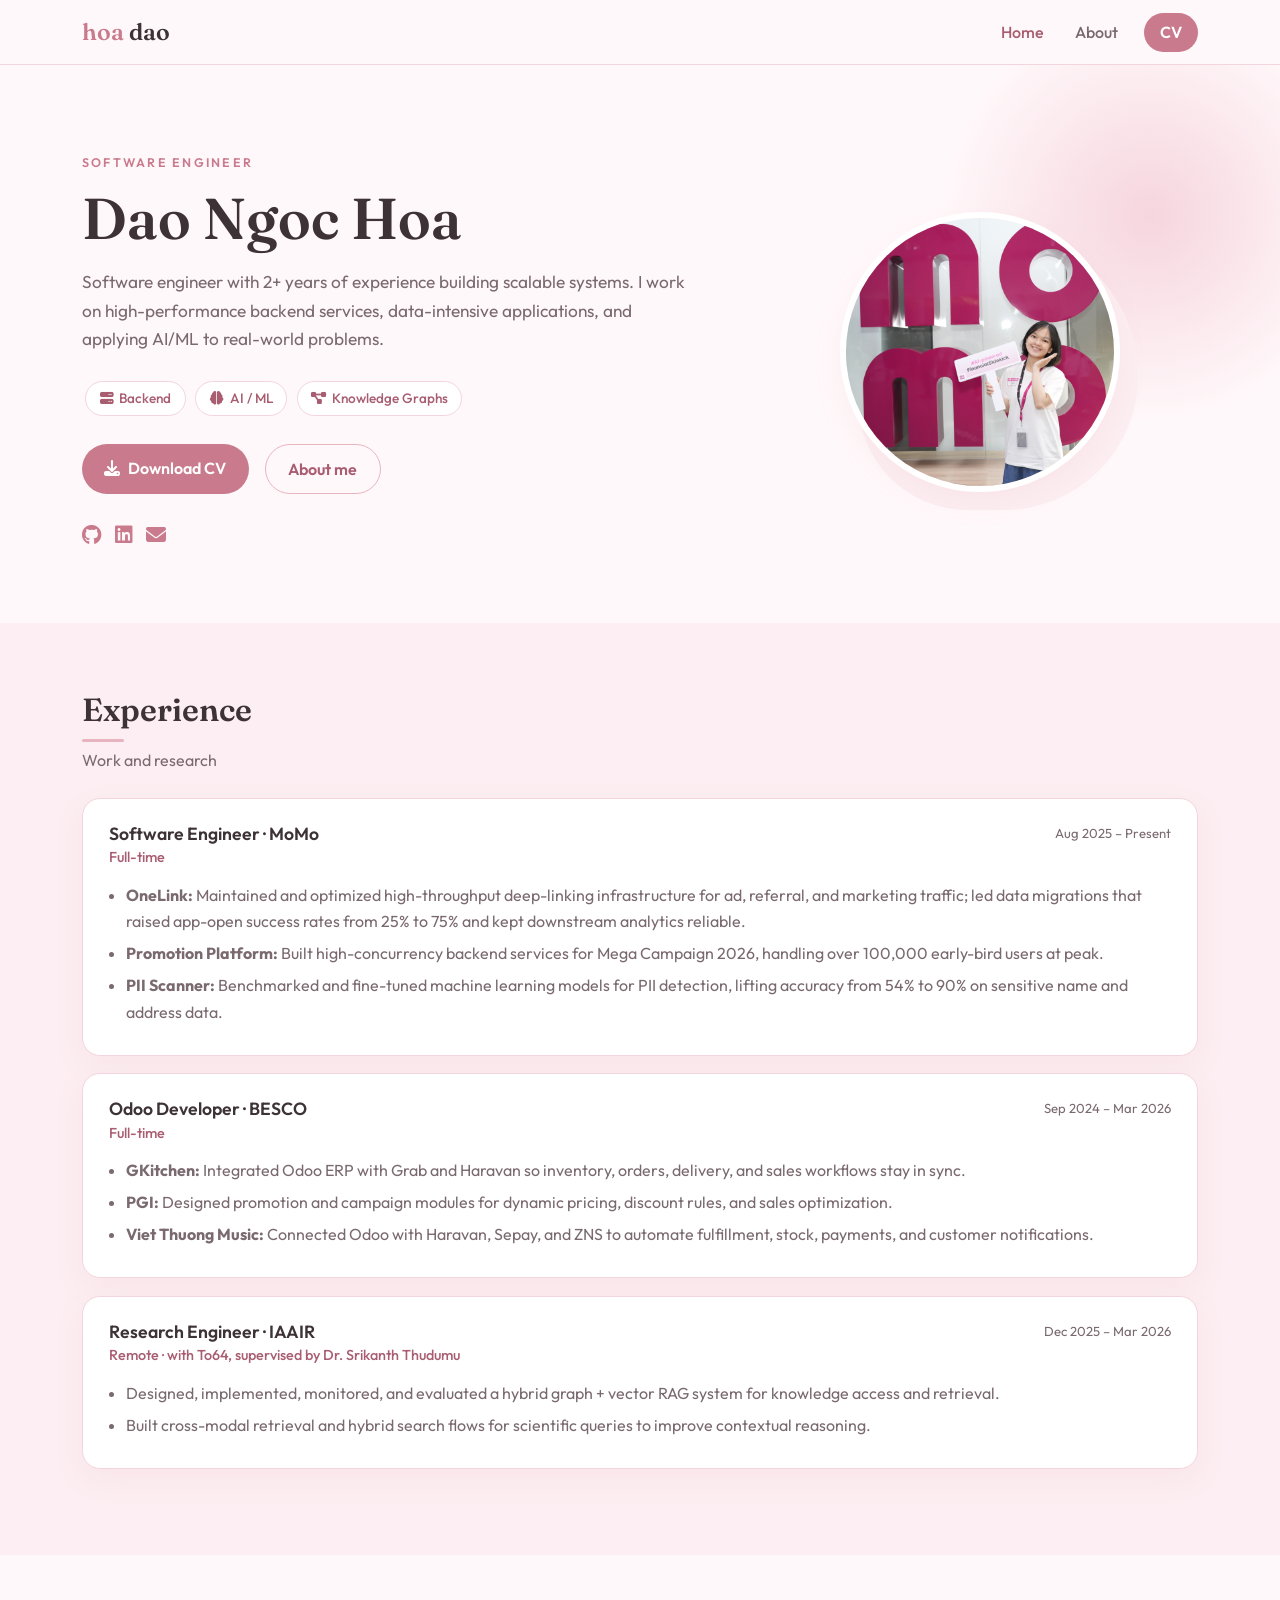
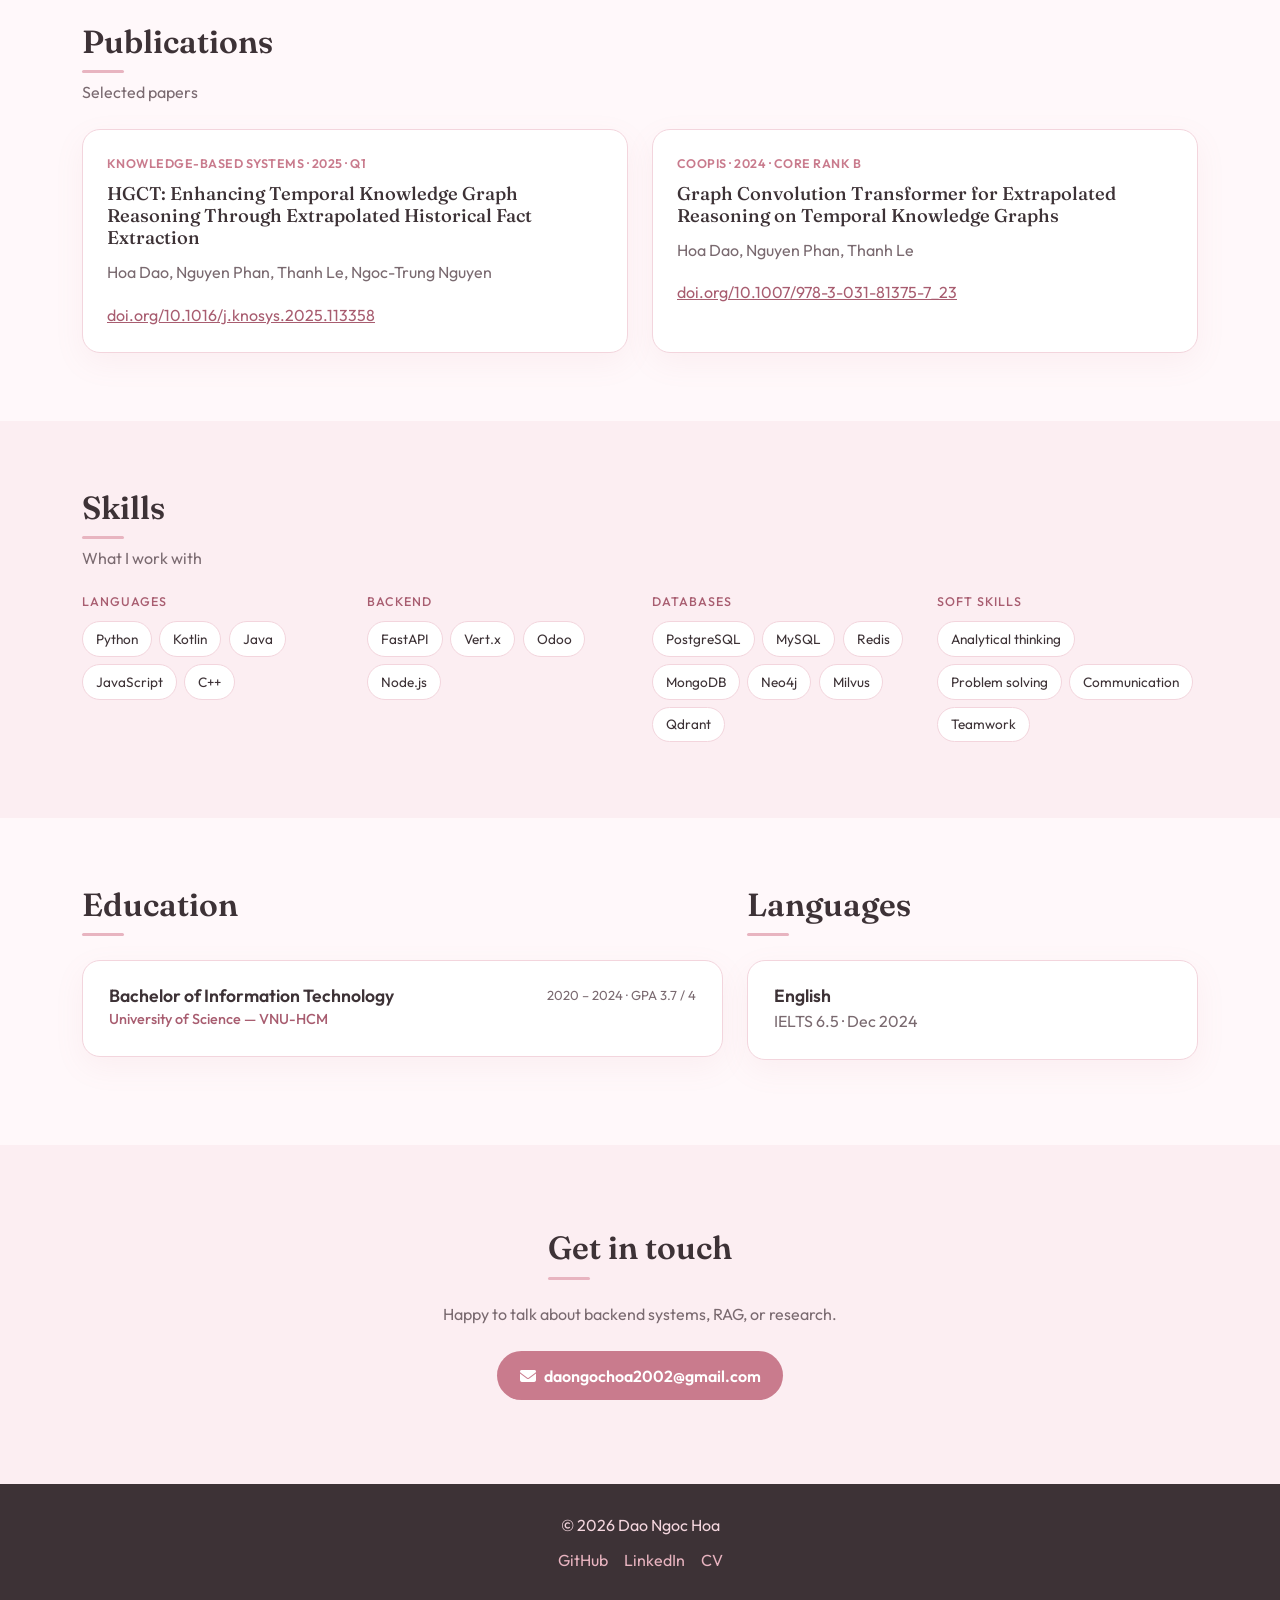
<file: index.html>
<!DOCTYPE html>
<html lang="en">
<head>
  <meta charset="UTF-8">
  <meta name="viewport" content="width=device-width, initial-scale=1.0">
  <title>Dao Ngoc Hoa | Software Engineer</title>
  <link href="https://cdn.jsdelivr.net/npm/bootstrap@5.3.2/dist/css/bootstrap.min.css" rel="stylesheet">
  <link href="https://cdnjs.cloudflare.com/ajax/libs/font-awesome/6.4.0/css/all.min.css" rel="stylesheet">
  <link rel="preconnect" href="https://fonts.googleapis.com">
  <link rel="preconnect" href="https://fonts.gstatic.com" crossorigin>
  <link href="https://fonts.googleapis.com/css2?family=Fraunces:opsz,wght@9..144,500;9..144,600&family=Outfit:wght@400;500;600;700&display=swap" rel="stylesheet">
  <link rel="stylesheet" href="./css/style.css">
</head>
<body>

<nav class="navbar navbar-expand-md sticky-top site-nav">
  <div class="container">
    <a class="navbar-brand" href="./index.html"><span>hoa</span> dao</a>
    <button class="navbar-toggler" type="button" data-bs-toggle="collapse" data-bs-target="#navMenu" aria-label="Toggle navigation">
      <span class="navbar-toggler-icon"></span>
    </button>
    <div class="collapse navbar-collapse" id="navMenu">
      <ul class="navbar-nav ms-auto align-items-md-center gap-md-1">
        <li class="nav-item"><a class="nav-link active" href="./index.html">Home</a></li>
        <li class="nav-item"><a class="nav-link" href="./about_me.html">About</a></li>
        <li class="nav-item"><a class="nav-link btn-cv ms-md-2" href="./docs/CV_Dao_Ngoc_Hoa.pdf" target="_blank">CV</a></li>
      </ul>
    </div>
  </div>
</nav>

<section class="hero">
  <div class="container">
    <div class="row align-items-center g-5">
      <div class="col-lg-7">
        <p class="eyebrow">Software Engineer</p>
        <h1>Dao Ngoc Hoa</h1>
        <p class="lead-copy">Software engineer with 2+ years of experience building scalable systems. I work on high-performance backend services, data-intensive applications, and applying AI/ML to real-world problems.</p>
        <div class="my-4">
          <span class="chip"><i class="fa fa-server"></i> Backend</span>
          <span class="chip"><i class="fa fa-brain"></i> AI / ML</span>
          <span class="chip"><i class="fa fa-project-diagram"></i> Knowledge Graphs</span>
        </div>
        <div class="d-flex flex-wrap gap-3">
          <a href="./docs/CV_Dao_Ngoc_Hoa.pdf" target="_blank" class="btn-pink"><i class="fa fa-download me-2"></i>Download CV</a>
          <a href="./about_me.html" class="btn-ghost">About me</a>
        </div>
        <div class="social mt-4 d-flex">
          <a href="https://github.com/daongochoa2002" target="_blank" rel="noopener" aria-label="GitHub"><i class="fab fa-github"></i></a>
          <a href="https://www.linkedin.com/in/hoa-dao-6bb60b153" target="_blank" rel="noopener" aria-label="LinkedIn"><i class="fab fa-linkedin"></i></a>
          <a href="mailto:daongochoa2002@gmail.com" aria-label="Email"><i class="fa fa-envelope"></i></a>
        </div>
      </div>
      <div class="col-lg-5 text-center">
        <div class="profile-wrap">
          <img src="./images/IMG_8738.jpg" alt="Dao Ngoc Hoa" class="profile-img">
        </div>
      </div>
    </div>
  </div>
</section>

<section class="section section-alt" id="experience">
  <div class="container">
    <h2 class="section-title">Experience</h2>
    <p class="muted mb-4">Work and research</p>

    <article class="card-soft job">
      <div class="d-flex flex-wrap justify-content-between gap-2">
        <div>
          <h3>Software Engineer · MoMo</h3>
          <div class="meta">Full-time</div>
        </div>
        <div class="when">Aug 2025 – Present</div>
      </div>
      <ul>
        <li><strong>OneLink:</strong> Maintained and optimized high-throughput deep-linking infrastructure for ad, referral, and marketing traffic; led data migrations that raised app-open success rates from 25% to 75% and kept downstream analytics reliable.</li>
        <li><strong>Promotion Platform:</strong> Built high-concurrency backend services for Mega Campaign 2026, handling over 100,000 early-bird users at peak.</li>
        <li><strong>PII Scanner:</strong> Benchmarked and fine-tuned machine learning models for PII detection, lifting accuracy from 54% to 90% on sensitive name and address data.</li>
      </ul>
    </article>

    <article class="card-soft job">
      <div class="d-flex flex-wrap justify-content-between gap-2">
        <div>
          <h3>Odoo Developer · BESCO</h3>
          <div class="meta">Full-time</div>
        </div>
        <div class="when">Sep 2024 – Mar 2026</div>
      </div>
      <ul>
        <li><strong>GKitchen:</strong> Integrated Odoo ERP with Grab and Haravan so inventory, orders, delivery, and sales workflows stay in sync.</li>
        <li><strong>PGI:</strong> Designed promotion and campaign modules for dynamic pricing, discount rules, and sales optimization.</li>
        <li><strong>Viet Thuong Music:</strong> Connected Odoo with Haravan, Sepay, and ZNS to automate fulfillment, stock, payments, and customer notifications.</li>
      </ul>
    </article>

    <article class="card-soft job">
      <div class="d-flex flex-wrap justify-content-between gap-2">
        <div>
          <h3>Research Engineer · IAAIR</h3>
          <div class="meta">Remote · with To64, supervised by Dr. Srikanth Thudumu</div>
        </div>
        <div class="when">Dec 2025 – Mar 2026</div>
      </div>
      <ul>
        <li>Designed, implemented, monitored, and evaluated a hybrid graph + vector RAG system for knowledge access and retrieval.</li>
        <li>Built cross-modal retrieval and hybrid search flows for scientific queries to improve contextual reasoning.</li>
      </ul>
    </article>
  </div>
</section>

<section class="section" id="publications">
  <div class="container">
    <h2 class="section-title">Publications</h2>
    <p class="muted mb-4">Selected papers</p>
    <div class="row g-4">
      <div class="col-md-6">
        <article class="card-soft pub">
          <div class="venue">Knowledge-Based Systems · 2025 · Q1</div>
          <h3>HGCT: Enhancing Temporal Knowledge Graph Reasoning Through Extrapolated Historical Fact Extraction</h3>
          <p class="muted mb-3">Hoa Dao, Nguyen Phan, Thanh Le, Ngoc-Trung Nguyen</p>
          <a href="https://doi.org/10.1016/j.knosys.2025.113358" target="_blank" rel="noopener">doi.org/10.1016/j.knosys.2025.113358</a>
        </article>
      </div>
      <div class="col-md-6">
        <article class="card-soft pub">
          <div class="venue">CoopIS · 2024 · CORE Rank B</div>
          <h3>Graph Convolution Transformer for Extrapolated Reasoning on Temporal Knowledge Graphs</h3>
          <p class="muted mb-3">Hoa Dao, Nguyen Phan, Thanh Le</p>
          <a href="https://doi.org/10.1007/978-3-031-81375-7_23" target="_blank" rel="noopener">doi.org/10.1007/978-3-031-81375-7_23</a>
        </article>
      </div>
    </div>
  </div>
</section>

<section class="section section-alt" id="skills">
  <div class="container">
    <h2 class="section-title">Skills</h2>
    <p class="muted mb-4">What I work with</p>
    <div class="row g-4">
      <div class="col-md-6 col-lg-3 skill-group">
        <h6>Languages</h6>
        <span class="skill-badge">Python</span>
        <span class="skill-badge">Kotlin</span>
        <span class="skill-badge">Java</span>
        <span class="skill-badge">JavaScript</span>
        <span class="skill-badge">C++</span>
      </div>
      <div class="col-md-6 col-lg-3 skill-group">
        <h6>Backend</h6>
        <span class="skill-badge">FastAPI</span>
        <span class="skill-badge">Vert.x</span>
        <span class="skill-badge">Odoo</span>
        <span class="skill-badge">Node.js</span>
      </div>
      <div class="col-md-6 col-lg-3 skill-group">
        <h6>Databases</h6>
        <span class="skill-badge">PostgreSQL</span>
        <span class="skill-badge">MySQL</span>
        <span class="skill-badge">Redis</span>
        <span class="skill-badge">MongoDB</span>
        <span class="skill-badge">Neo4j</span>
        <span class="skill-badge">Milvus</span>
        <span class="skill-badge">Qdrant</span>
      </div>
      <div class="col-md-6 col-lg-3 skill-group">
        <h6>Soft skills</h6>
        <span class="skill-badge">Analytical thinking</span>
        <span class="skill-badge">Problem solving</span>
        <span class="skill-badge">Communication</span>
        <span class="skill-badge">Teamwork</span>
      </div>
    </div>
  </div>
</section>

<section class="section" id="education">
  <div class="container">
    <div class="row g-4">
      <div class="col-lg-7">
        <h2 class="section-title">Education</h2>
        <article class="card-soft job mt-4">
          <div class="d-flex flex-wrap justify-content-between gap-2">
            <div>
              <h3>Bachelor of Information Technology</h3>
              <div class="meta">University of Science — VNU-HCM</div>
            </div>
            <div class="when">2020 – 2024 · GPA 3.7 / 4</div>
          </div>
        </article>
      </div>
      <div class="col-lg-5">
        <h2 class="section-title">Languages</h2>
        <article class="card-soft job mt-4">
          <h3>English</h3>
          <p class="muted mb-0">IELTS 6.5 · Dec 2024</p>
        </article>
      </div>
    </div>
  </div>
</section>

<section class="section section-alt">
  <div class="container text-center py-3">
    <h2 class="section-title d-inline-block">Get in touch</h2>
    <p class="muted mt-3 mb-4">Happy to talk about backend systems, RAG, or research.</p>
    <a href="mailto:daongochoa2002@gmail.com" class="btn-pink"><i class="fa fa-envelope me-2"></i>daongochoa2002@gmail.com</a>
  </div>
</section>

<footer>
  <div class="container text-center">
    <p class="mb-1">© 2026 Dao Ngoc Hoa</p>
    <div class="d-flex justify-content-center gap-3 mt-2">
      <a href="https://github.com/daongochoa2002" target="_blank" rel="noopener">GitHub</a>
      <a href="https://www.linkedin.com/in/hoa-dao-6bb60b153" target="_blank" rel="noopener">LinkedIn</a>
      <a href="./docs/CV_Dao_Ngoc_Hoa.pdf" target="_blank">CV</a>
    </div>
  </div>
</footer>

<script src="https://cdn.jsdelivr.net/npm/bootstrap@5.3.2/dist/js/bootstrap.bundle.min.js"></script>
</body>
</html>
</file>
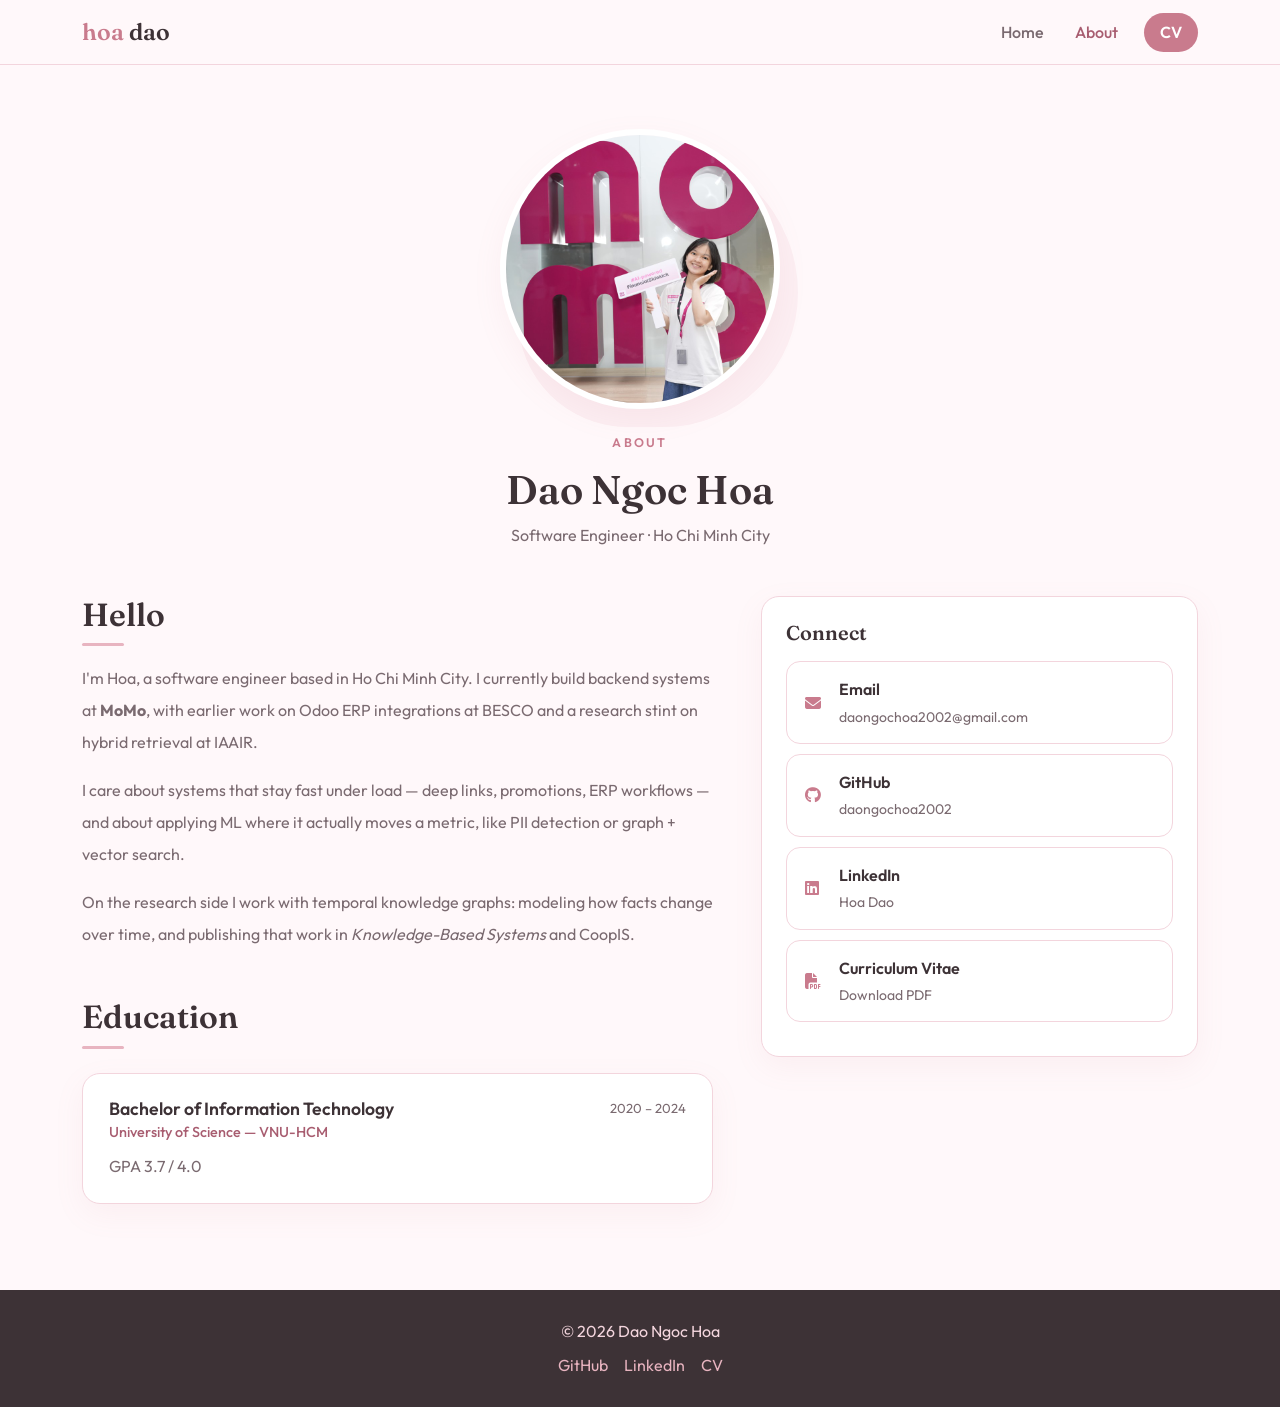
<file: about_me.html>
<!DOCTYPE html>
<html lang="en">
<head>
  <meta charset="UTF-8">
  <meta name="viewport" content="width=device-width, initial-scale=1.0">
  <title>About | Dao Ngoc Hoa</title>
  <link href="https://cdn.jsdelivr.net/npm/bootstrap@5.3.2/dist/css/bootstrap.min.css" rel="stylesheet">
  <link href="https://cdnjs.cloudflare.com/ajax/libs/font-awesome/6.4.0/css/all.min.css" rel="stylesheet">
  <link rel="preconnect" href="https://fonts.googleapis.com">
  <link rel="preconnect" href="https://fonts.gstatic.com" crossorigin>
  <link href="https://fonts.googleapis.com/css2?family=Fraunces:opsz,wght@9..144,500;9..144,600&family=Outfit:wght@400;500;600;700&display=swap" rel="stylesheet">
  <link rel="stylesheet" href="./css/style.css">
</head>
<body>

<nav class="navbar navbar-expand-md sticky-top site-nav">
  <div class="container">
    <a class="navbar-brand" href="./index.html"><span>hoa</span> dao</a>
    <button class="navbar-toggler" type="button" data-bs-toggle="collapse" data-bs-target="#navMenu" aria-label="Toggle navigation">
      <span class="navbar-toggler-icon"></span>
    </button>
    <div class="collapse navbar-collapse" id="navMenu">
      <ul class="navbar-nav ms-auto align-items-md-center gap-md-1">
        <li class="nav-item"><a class="nav-link" href="./index.html">Home</a></li>
        <li class="nav-item"><a class="nav-link active" href="./about_me.html">About</a></li>
        <li class="nav-item"><a class="nav-link btn-cv ms-md-2" href="./docs/CV_Dao_Ngoc_Hoa.pdf" target="_blank">CV</a></li>
      </ul>
    </div>
  </div>
</nav>

<section class="page-hero">
  <div class="container">
    <div class="profile-wrap mb-4">
      <img src="./images/IMG_8738.jpg" alt="Dao Ngoc Hoa" class="profile-img">
    </div>
    <p class="eyebrow">About</p>
    <h1>Dao Ngoc Hoa</h1>
    <p class="muted mb-0">Software Engineer · Ho Chi Minh City</p>
  </div>
</section>

<section class="section pt-2">
  <div class="container">
    <div class="row g-5">
      <div class="col-lg-7">
        <h2 class="section-title">Hello</h2>
        <p class="muted mt-3 lh-lg">
          I'm Hoa, a software engineer based in Ho Chi Minh City. I currently build backend systems at <strong>MoMo</strong>, with earlier work on Odoo ERP integrations at BESCO and a research stint on hybrid retrieval at IAAIR.
        </p>
        <p class="muted lh-lg">
          I care about systems that stay fast under load — deep links, promotions, ERP workflows — and about applying ML where it actually moves a metric, like PII detection or graph + vector search.
        </p>
        <p class="muted lh-lg mb-0">
          On the research side I work with temporal knowledge graphs: modeling how facts change over time, and publishing that work in <em>Knowledge-Based Systems</em> and CoopIS.
        </p>

        <h2 class="section-title mt-5">Education</h2>
        <article class="card-soft job mt-4">
          <div class="d-flex flex-wrap justify-content-between gap-2">
            <div>
              <h3>Bachelor of Information Technology</h3>
              <div class="meta">University of Science — VNU-HCM</div>
            </div>
            <div class="when">2020 – 2024</div>
          </div>
          <p class="muted mb-0 mt-2">GPA 3.7 / 4.0</p>
        </article>
      </div>

      <div class="col-lg-5">
        <div class="card-soft p-4 mb-4">
          <h5 class="fw-semibold mb-3" style="font-family:var(--font-serif)">Connect</h5>
          <a href="mailto:daongochoa2002@gmail.com" class="contact-link">
            <i class="fa fa-envelope"></i>
            <div><div class="fw-semibold">Email</div><small class="muted">daongochoa2002@gmail.com</small></div>
          </a>
          <a href="https://github.com/daongochoa2002" target="_blank" rel="noopener" class="contact-link">
            <i class="fab fa-github"></i>
            <div><div class="fw-semibold">GitHub</div><small class="muted">daongochoa2002</small></div>
          </a>
          <a href="https://www.linkedin.com/in/hoa-dao-6bb60b153" target="_blank" rel="noopener" class="contact-link">
            <i class="fab fa-linkedin"></i>
            <div><div class="fw-semibold">LinkedIn</div><small class="muted">Hoa Dao</small></div>
          </a>
          <a href="./docs/CV_Dao_Ngoc_Hoa.pdf" target="_blank" class="contact-link">
            <i class="fa fa-file-pdf"></i>
            <div><div class="fw-semibold">Curriculum Vitae</div><small class="muted">Download PDF</small></div>
          </a>
        </div>
      </div>
    </div>
  </div>
</section>

<footer>
  <div class="container text-center">
    <p class="mb-1">© 2026 Dao Ngoc Hoa</p>
    <div class="d-flex justify-content-center gap-3 mt-2">
      <a href="https://github.com/daongochoa2002" target="_blank" rel="noopener">GitHub</a>
      <a href="https://www.linkedin.com/in/hoa-dao-6bb60b153" target="_blank" rel="noopener">LinkedIn</a>
      <a href="./docs/CV_Dao_Ngoc_Hoa.pdf" target="_blank">CV</a>
    </div>
  </div>
</footer>

<script src="https://cdn.jsdelivr.net/npm/bootstrap@5.3.2/dist/js/bootstrap.bundle.min.js"></script>
</body>
</html>
</file>
<file: css/style.css>
:root {
  --bg: #fff8fa;
  --bg-soft: #fceef2;
  --primary: #c97b8d;
  --primary-dark: #a85d70;
  --accent: #e8b4c0;
  --text: #3d3236;
  --muted: #7a6a70;
  --card: #ffffff;
  --border: #f3d5dd;
  --shadow: 0 10px 30px rgba(201, 123, 141, 0.08);
  --radius: 18px;
  --font-sans: "Outfit", "Segoe UI", sans-serif;
  --font-serif: "Fraunces", Georgia, serif;
}

*,
*::before,
*::after { box-sizing: border-box; }

html { scroll-behavior: smooth; }

body {
  font-family: var(--font-sans);
  background: var(--bg);
  color: var(--text);
  line-height: 1.65;
}

a { color: var(--primary-dark); }

img { max-width: 100%; height: auto; }

/* Nav */
.site-nav {
  background: rgba(255, 248, 250, 0.92);
  backdrop-filter: blur(12px);
  border-bottom: 1px solid var(--border);
}

.navbar-brand {
  font-family: var(--font-serif);
  font-weight: 600;
  font-size: 1.45rem;
  color: var(--text) !important;
}

.navbar-brand span { color: var(--primary); }

.site-nav .nav-link {
  color: var(--muted) !important;
  font-weight: 500;
  padding: 0.4rem 0.85rem !important;
}

.site-nav .nav-link.active,
.site-nav .nav-link:hover {
  color: var(--primary-dark) !important;
}

.site-nav .nav-link.btn-cv,
.btn-cv {
  background: var(--primary);
  color: #fff !important;
  border-radius: 999px;
  padding: 0.4rem 1rem !important;
  font-weight: 600;
}

.site-nav .nav-link.btn-cv:hover,
.btn-cv:hover { background: var(--primary-dark); color: #fff !important; }

.navbar-toggler {
  border-color: var(--border);
}

.navbar-toggler-icon {
  background-image: url("data:image/svg+xml,%3csvg xmlns='http://www.w3.org/2000/svg' viewBox='0 0 30 30'%3e%3cpath stroke='%23c97b8d' stroke-linecap='round' stroke-miterlimit='10' stroke-width='2' d='M4 7h22M4 15h22M4 23h22'/%3e%3c/svg%3e");
}

/* Hero */
.hero {
  position: relative;
  overflow: hidden;
  padding: 5.5rem 0 4.5rem;
}

.hero::before {
  content: "";
  position: absolute;
  width: 420px;
  height: 420px;
  right: -80px;
  top: -60px;
  background: radial-gradient(circle, #f6d5de 0%, transparent 70%);
  pointer-events: none;
}

.eyebrow {
  letter-spacing: 0.18em;
  text-transform: uppercase;
  font-size: 0.78rem;
  font-weight: 600;
  color: var(--primary);
  margin-bottom: 0.75rem;
}

.hero h1 {
  font-family: var(--font-serif);
  font-weight: 600;
  font-size: clamp(2.4rem, 5vw, 3.6rem);
  line-height: 1.15;
  margin-bottom: 1rem;
}

.lead-copy {
  color: var(--muted);
  font-size: 1.08rem;
  max-width: 38rem;
}

.profile-wrap {
  position: relative;
  display: inline-block;
}

.profile-wrap::after {
  content: "";
  position: absolute;
  inset: 18px -18px -18px 18px;
  background: var(--bg-soft);
  border-radius: 40% 60% 55% 45%;
  z-index: 0;
}

.profile-img {
  position: relative;
  z-index: 1;
  width: 280px;
  height: 280px;
  object-fit: cover;
  border-radius: 50%;
  border: 6px solid #fff;
  box-shadow: var(--shadow);
}

.chip {
  display: inline-flex;
  align-items: center;
  gap: 0.35rem;
  background: #fff;
  border: 1px solid var(--border);
  color: var(--primary-dark);
  padding: 0.35rem 0.85rem;
  border-radius: 999px;
  font-size: 0.85rem;
  font-weight: 500;
  margin: 0.2rem;
}

.btn-pink {
  background: var(--primary);
  color: #fff;
  border: none;
  padding: 0.7rem 1.4rem;
  border-radius: 999px;
  font-weight: 600;
  text-decoration: none;
  display: inline-block;
  transition: transform 0.2s, background 0.2s;
}

.btn-pink:hover {
  background: var(--primary-dark);
  color: #fff;
  transform: translateY(-1px);
}

.btn-ghost {
  background: transparent;
  color: var(--primary-dark);
  border: 1.5px solid var(--accent);
  padding: 0.7rem 1.4rem;
  border-radius: 999px;
  font-weight: 600;
  text-decoration: none;
  display: inline-block;
}

.btn-ghost:hover {
  background: var(--bg-soft);
  color: var(--primary-dark);
}

.social a {
  color: var(--primary);
  font-size: 1.25rem;
  margin-right: 0.85rem;
}

.social a:hover { color: var(--primary-dark); }

/* Sections */
.section { padding: 4.25rem 0; }

.section-alt { background: var(--bg-soft); }

.section-title {
  font-family: var(--font-serif);
  font-size: 2rem;
  font-weight: 600;
  margin-bottom: 0.35rem;
}

.section-title::after {
  content: "";
  display: block;
  width: 42px;
  height: 3px;
  background: var(--accent);
  margin-top: 0.55rem;
  border-radius: 99px;
}

.muted { color: var(--muted); }

.card-soft {
  background: var(--card);
  border: 1px solid var(--border);
  border-radius: var(--radius);
  box-shadow: var(--shadow);
}

.job {
  padding: 1.5rem 1.6rem;
  margin-bottom: 1.1rem;
}

.job h3 {
  font-size: 1.1rem;
  font-weight: 600;
  margin-bottom: 0.15rem;
}

.job .meta {
  font-size: 0.9rem;
  color: var(--primary-dark);
  font-weight: 500;
}

.job .when {
  font-size: 0.82rem;
  color: var(--muted);
}

.job ul {
  margin: 0.75rem 0 0;
  padding-left: 1.1rem;
  color: var(--muted);
}

.job li { margin-bottom: 0.35rem; }

.pub {
  height: 100%;
  padding: 1.5rem;
}

.pub .venue {
  font-size: 0.78rem;
  font-weight: 600;
  color: var(--primary);
  text-transform: uppercase;
  letter-spacing: 0.04em;
}

.pub h3 {
  font-family: var(--font-serif);
  font-size: 1.15rem;
  margin: 0.5rem 0 0.65rem;
}

.skill-group h6 {
  font-size: 0.78rem;
  letter-spacing: 0.08em;
  text-transform: uppercase;
  color: var(--primary-dark);
  margin-bottom: 0.7rem;
}

.skill-badge {
  display: inline-block;
  background: #fff;
  border: 1px solid var(--border);
  color: var(--text);
  padding: 0.35rem 0.8rem;
  border-radius: 999px;
  font-size: 0.85rem;
  margin: 0 0.3rem 0.45rem 0;
}

.contact-link {
  display: flex;
  align-items: center;
  gap: 12px;
  padding: 14px 18px;
  border-radius: 14px;
  background: #fff;
  border: 1px solid var(--border);
  text-decoration: none;
  color: var(--text);
  margin-bottom: 10px;
  transition: transform 0.15s, border-color 0.15s;
}

.contact-link:hover {
  transform: translateX(3px);
  border-color: var(--accent);
  color: var(--text);
}

.contact-link i {
  color: var(--primary);
  width: 22px;
}

.page-hero {
  padding: 4rem 0 2.5rem;
  text-align: center;
}

.page-hero h1 {
  font-family: var(--font-serif);
  font-weight: 600;
}

footer {
  background: #3d3236;
  color: #f3d5dd;
  padding: 1.75rem 0;
}

footer a {
  color: var(--accent);
  text-decoration: none;
}

footer a:hover { color: #fff; }

@media (max-width: 991px) {
  .hero { padding-top: 3.5rem; text-align: center; }
  .lead-copy { margin-inline: auto; }
  .profile-img { width: 220px; height: 220px; }
  .hero .d-flex.flex-wrap { justify-content: center; }
  .social { justify-content: center; }
}
</file>
